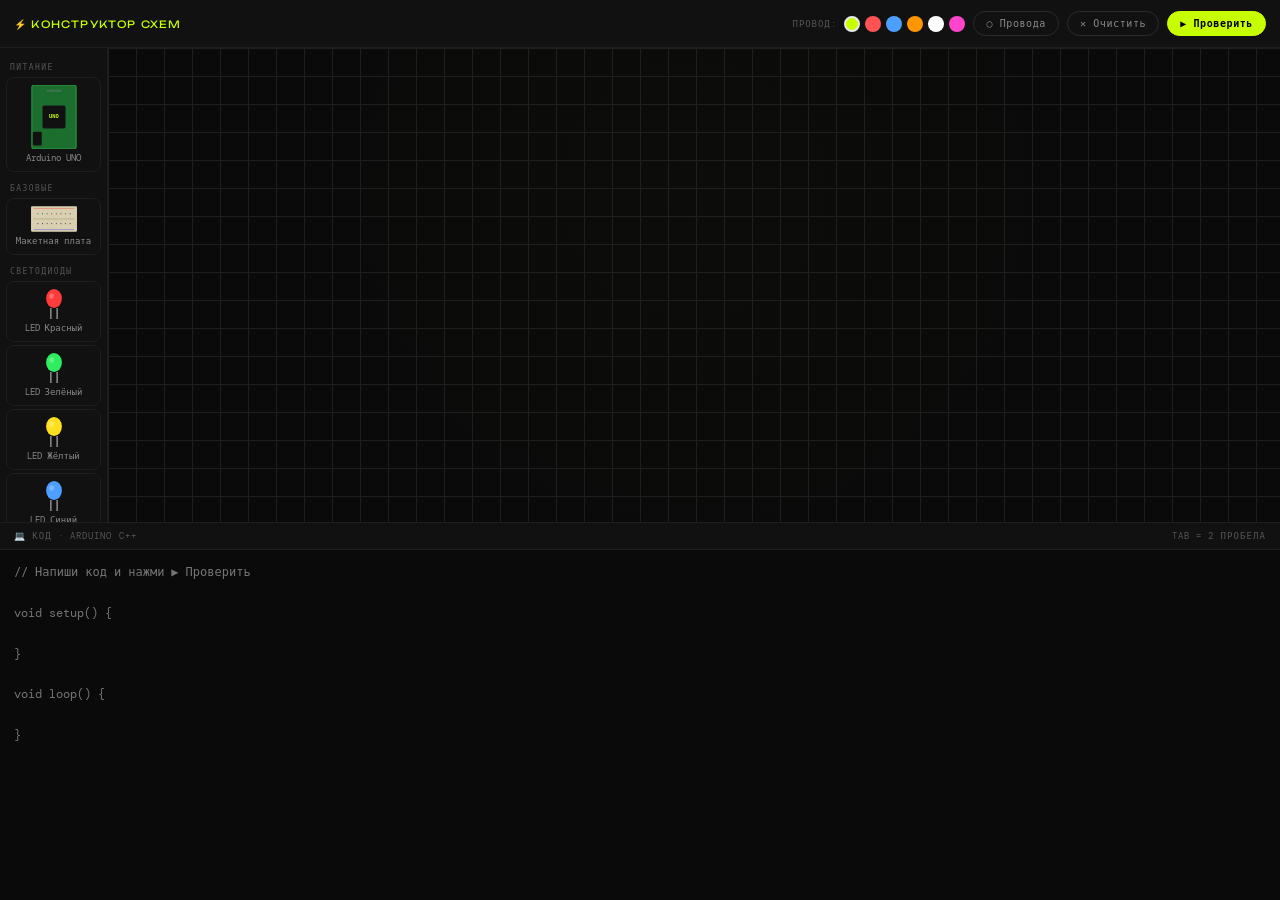
<file: sandbox.html>
<!DOCTYPE html>
<html lang="ru">
<head>
<meta charset="UTF-8">
<meta name="viewport" content="width=device-width,initial-scale=1,maximum-scale=1">
<title>Конструктор схем · Arduino Learn</title>
<link rel="preconnect" href="https://fonts.googleapis.com">
<link href="https://fonts.googleapis.com/css2?family=DM+Mono:ital,wght@0,300;0,400&family=Unbounded:wght@700&display=swap" rel="stylesheet">
<style>
:root{
  --bg:#0a0a0a;--bg2:#111;--bg3:#161616;
  --border:#1e1e1e;--border2:#2a2a2a;
  --text:#e8e8e8;--muted:#555;--muted2:#888;
  --accent:#c8ff00;--accent-d:rgba(200,255,0,.08);
  --font-head:'Unbounded',sans-serif;
  --font-mono:'DM Mono',monospace;
  --red:#ff5252;--blue:#4d9fff;--orange:#ff9500;
  --green:#30d060;--white:#e8e8e8;--magenta:#ff44cc;
}
*{box-sizing:border-box;margin:0;padding:0}
html,body{height:100%;background:var(--bg);color:var(--text);font-family:var(--font-mono);font-size:13px;overflow:hidden}

/* ── Layout ──────────────────────────────────── */
#sandbox{display:flex;flex-direction:column;height:100vh}

/* ── Header ──────────────────────────────────── */
.sb-hdr{
  display:flex;align-items:center;gap:8px;padding:9px 14px;
  border-bottom:1px solid var(--border);background:var(--bg2);
  flex-shrink:0;flex-wrap:wrap;min-height:48px;
}
.sb-title{
  font-family:var(--font-head);font-size:10px;letter-spacing:.12em;
  text-transform:uppercase;color:var(--accent);flex:1;white-space:nowrap;
}
.hdr-btn{
  padding:5px 12px;border:1px solid var(--border2);background:none;
  color:var(--muted2);border-radius:20px;font-size:10px;cursor:pointer;
  font-family:var(--font-mono);letter-spacing:.06em;transition:all .18s;
  white-space:nowrap;
}
.hdr-btn:hover{border-color:var(--border2);color:var(--text)}
.hdr-btn.active{border-color:var(--accent);color:var(--accent);background:var(--accent-d)}
.hdr-btn.danger:hover{border-color:var(--red);color:var(--red)}
.hdr-btn.primary{border-color:var(--accent);color:#000;background:var(--accent);font-weight:bold}
.hdr-btn.primary:hover{background:#d6ff1a}
.hdr-btn:disabled{opacity:.45;pointer-events:none}

/* Wire color swatches */
.wire-swatch{
  width:16px;height:16px;border-radius:50%;cursor:pointer;
  border:2px solid transparent;transition:border-color .15s;flex-shrink:0;
}
.wire-swatch.sel{border-color:var(--text)}
.wire-label{font-size:9px;letter-spacing:.1em;text-transform:uppercase;color:var(--muted)}

/* ── Main body ───────────────────────────────── */
.sb-main{display:flex;flex:1;overflow:hidden}

/* ── Palette ─────────────────────────────────── */
.sb-palette{
  width:108px;flex-shrink:0;border-right:1px solid var(--border);
  background:var(--bg2);overflow-y:auto;padding:6px;
  display:flex;flex-direction:column;gap:3px;scrollbar-width:none;
}
.sb-palette::-webkit-scrollbar{display:none}
.pal-sec{font-size:8px;letter-spacing:.18em;text-transform:uppercase;color:var(--muted);padding:8px 4px 2px}
.pal-item{
  display:flex;flex-direction:column;align-items:center;gap:3px;
  padding:7px 4px;border:1px solid var(--border);border-radius:8px;
  cursor:pointer;transition:all .18s;text-align:center;
  font-size:9px;color:var(--muted2);user-select:none;-webkit-user-select:none;
}
.pal-item:hover{border-color:var(--border2);background:var(--bg3);color:var(--text)}
.pal-item:active{transform:scale(.95)}

/* ── Canvas ──────────────────────────────────── */
.sb-canvas{
  flex:1;position:relative;overflow:hidden;
  background-image:
    radial-gradient(circle at 50% 30%,rgba(200,255,0,.012) 0%,transparent 60%),
    linear-gradient(var(--border) 1px,transparent 1px),
    linear-gradient(90deg,var(--border) 1px,transparent 1px);
  background-size:auto,28px 28px,28px 28px;
  cursor:default;
}
.sb-canvas.wire-mode{cursor:crosshair}
#circuit-svg{width:100%;height:100%;overflow:visible}

/* ── SVG component styles ────────────────────── */
.comp-g{cursor:move;user-select:none;-webkit-user-select:none}
.comp-g.wire-mode{cursor:default}
.comp-sel-ring{fill:none;stroke:var(--accent);stroke-width:1.5;stroke-dasharray:4 3;opacity:0;pointer-events:none}
.comp-g.selected .comp-sel-ring{opacity:.7}

.pin-hit{fill:transparent;stroke:transparent;cursor:pointer;r:7}
.pin-dot{pointer-events:none;r:3.5;fill:var(--border2);stroke:var(--muted);stroke-width:1;transition:all .12s}
.pin-ring{pointer-events:none;r:7;fill:none;stroke:transparent;stroke-width:1.5;transition:all .12s}
.comp-g .pin-hit:hover ~ .pin-ring,
.pin-hit:focus ~ .pin-ring{stroke:var(--accent);stroke-opacity:.5}
.pin-dot.hi{fill:var(--accent);stroke:var(--accent);r:4}
.pin-ring.hi{stroke:rgba(200,255,0,.4);stroke-width:7}

.del-btn{cursor:pointer;opacity:0;transition:opacity .15s}
.comp-g:hover .del-btn{opacity:1}

.wire-path{stroke-width:1.8;fill:none;stroke-linecap:round;cursor:pointer;transition:stroke-width .1s,opacity .1s}
.wire-path:hover{stroke-width:3;opacity:1!important}
.wire-preview{fill:none;stroke-linecap:round;stroke-dasharray:6 4;pointer-events:none;opacity:.55}

/* ── Task banner ─────────────────────────────── */
.sb-task{
  padding:8px 14px;
  background:rgba(200,255,0,.05);
  border-bottom:1px solid rgba(200,255,0,.12);
  display:flex;align-items:flex-start;gap:10px;
  font-size:11px;line-height:1.55;flex-shrink:0;
}
.sb-task-icon{
  width:22px;height:22px;border-radius:6px;
  background:rgba(200,255,0,.12);border:1px solid rgba(200,255,0,.2);
  display:flex;align-items:center;justify-content:center;
  font-size:11px;font-weight:bold;color:#c8ff00;flex-shrink:0;margin-top:1px;
}
.sb-task-label{font-size:8.5px;letter-spacing:.14em;text-transform:uppercase;color:rgba(200,255,0,.5);margin-bottom:2px;}
.sb-task-text{color:#c0c0c0;}
.sb-task-text strong{color:#e8e8e8;}
.sb-task-close{
  margin-left:auto;background:none;border:none;color:var(--muted);
  font-size:14px;cursor:pointer;padding:0 2px;line-height:1;flex-shrink:0;
  transition:color .15s;
}
.sb-task-close:hover{color:var(--text)}
.sb-code{
  height:42%;border-top:1px solid var(--border);
  background:var(--bg2);display:flex;flex-direction:column;flex-shrink:0;
}
.code-hdr{
  display:flex;align-items:center;justify-content:space-between;
  padding:7px 14px;border-bottom:1px solid var(--border);
  font-size:9px;letter-spacing:.12em;text-transform:uppercase;
  color:var(--muted);flex-shrink:0;gap:8px;flex-wrap:wrap;
}
.code-hdr-r{display:flex;align-items:center;gap:8px}
#code-editor{
  flex:1;background:var(--bg);color:#c9d1d9;border:none;outline:none;
  font-family:var(--font-mono);font-size:12px;line-height:1.7;
  padding:12px 14px;resize:none;tab-size:2;overflow-y:auto;
}
#code-editor::-webkit-scrollbar{width:3px}
#code-editor::-webkit-scrollbar-thumb{background:var(--border2)}
#check-result{
  padding:10px 14px;font-size:12px;line-height:1.65;
  border-top:1px solid var(--border);color:var(--text);
  max-height:130px;overflow-y:auto;background:var(--bg3);display:none;
}
#check-result.loading{color:var(--muted2)}
#check-result.ok{border-left:3px solid var(--accent);padding-left:11px}
#check-result.warn{border-left:3px solid var(--orange);padding-left:11px}
#check-result.err{border-left:3px solid var(--red);padding-left:11px}
</style>
</head>
<body>
<div id="sandbox">

  <!-- Header -->
  <div class="sb-hdr">
    <span class="sb-title">⚡ Конструктор схем</span>

    <!-- Wire color row -->
    <span class="wire-label">Провод:</span>
    <div id="color-swatches" style="display:flex;gap:5px;align-items:center"></div>

    <button class="hdr-btn" id="wire-btn" onclick="toggleWireMode()">○ Провода</button>
    <button class="hdr-btn danger" onclick="clearAll()">✕ Очистить</button>
    <button class="hdr-btn primary" id="check-btn" onclick="checkCode()">▶ Проверить</button>
  </div>

  <!-- Task banner (shown when task param is present) -->
  <div class="sb-task" id="task-banner" style="display:none">
    <div class="sb-task-icon">!</div>
    <div style="flex:1">
      <div class="sb-task-label">Задание</div>
      <div class="sb-task-text" id="task-text"></div>
    </div>
    <button class="sb-task-close" onclick="document.getElementById('task-banner').style.display='none'" title="Скрыть">×</button>
  </div>

  <!-- Main -->
  <div class="sb-main">

    <!-- Palette -->
    <div class="sb-palette">
      <div class="pal-sec">Питание</div>
      <div class="pal-item" onclick="addComp('arduino')">
        <svg width="46" height="64" viewBox="0 0 90 130">
          <rect width="90" height="130" rx="4" fill="#1b6e2e" stroke="#2d9e45" stroke-width="2"/>
          <rect x="22" y="42" width="46" height="46" rx="3" fill="#111" stroke="#222"/>
          <text x="45" y="14" font-size="7" fill="#777" text-anchor="middle" font-family="monospace">ARDUINO</text>
          <text x="45" y="68" font-size="11" fill="#c8ff00" text-anchor="middle" font-family="monospace" font-weight="bold">UNO</text>
          <rect x="2" y="95" width="18" height="28" rx="2" fill="#111"/>
        </svg>
        Arduino UNO
      </div>

      <div class="pal-sec">Базовые</div>
      <div class="pal-item" onclick="addComp('breadboard')">
        <svg width="46" height="26" viewBox="0 0 200 110">
          <rect width="200" height="110" rx="5" fill="#d8d0b0" stroke="#b8b090"/>
          <line x1="12" y1="9" x2="188" y2="9" stroke="rgba(255,40,40,.5)" stroke-width="3"/>
          <line x1="12" y1="101" x2="188" y2="101" stroke="rgba(40,40,255,.5)" stroke-width="3"/>
          <rect x="10" y="52" width="180" height="6" fill="#c4bc98"/>
          <circle cx="30" cy="32" r="2.5" fill="#444"/>
          <circle cx="50" cy="32" r="2.5" fill="#444"/>
          <circle cx="70" cy="32" r="2.5" fill="#444"/>
          <circle cx="90" cy="32" r="2.5" fill="#444"/>
          <circle cx="110" cy="32" r="2.5" fill="#444"/>
          <circle cx="130" cy="32" r="2.5" fill="#444"/>
          <circle cx="150" cy="32" r="2.5" fill="#444"/>
          <circle cx="170" cy="32" r="2.5" fill="#444"/>
          <circle cx="30" cy="75" r="2.5" fill="#444"/>
          <circle cx="50" cy="75" r="2.5" fill="#444"/>
          <circle cx="70" cy="75" r="2.5" fill="#444"/>
          <circle cx="90" cy="75" r="2.5" fill="#444"/>
          <circle cx="110" cy="75" r="2.5" fill="#444"/>
          <circle cx="130" cy="75" r="2.5" fill="#444"/>
          <circle cx="150" cy="75" r="2.5" fill="#444"/>
          <circle cx="170" cy="75" r="2.5" fill="#444"/>
        </svg>
        Макетная плата
      </div>

      <div class="pal-sec">Светодиоды</div>
      <div class="pal-item" onclick="addComp('led','red')">
        <svg width="20" height="30" viewBox="0 0 24 38"><ellipse cx="12" cy="12" rx="10" ry="12" fill="#ff3a3a"/><ellipse cx="9" cy="9" rx="3" ry="3.5" fill="rgba(255,255,255,.25)"/><line x1="8" y1="24" x2="8" y2="38" stroke="#888" stroke-width="2"/><line x1="16" y1="24" x2="16" y2="38" stroke="#888" stroke-width="2"/></svg>
        LED Красный
      </div>
      <div class="pal-item" onclick="addComp('led','green')">
        <svg width="20" height="30" viewBox="0 0 24 38"><ellipse cx="12" cy="12" rx="10" ry="12" fill="#2eee60"/><ellipse cx="9" cy="9" rx="3" ry="3.5" fill="rgba(255,255,255,.25)"/><line x1="8" y1="24" x2="8" y2="38" stroke="#888" stroke-width="2"/><line x1="16" y1="24" x2="16" y2="38" stroke="#888" stroke-width="2"/></svg>
        LED Зелёный
      </div>
      <div class="pal-item" onclick="addComp('led','yellow')">
        <svg width="20" height="30" viewBox="0 0 24 38"><ellipse cx="12" cy="12" rx="10" ry="12" fill="#ffe020"/><ellipse cx="9" cy="9" rx="3" ry="3.5" fill="rgba(255,255,255,.25)"/><line x1="8" y1="24" x2="8" y2="38" stroke="#888" stroke-width="2"/><line x1="16" y1="24" x2="16" y2="38" stroke="#888" stroke-width="2"/></svg>
        LED Жёлтый
      </div>
      <div class="pal-item" onclick="addComp('led','blue')">
        <svg width="20" height="30" viewBox="0 0 24 38"><ellipse cx="12" cy="12" rx="10" ry="12" fill="#4d9fff"/><ellipse cx="9" cy="9" rx="3" ry="3.5" fill="rgba(255,255,255,.25)"/><line x1="8" y1="24" x2="8" y2="38" stroke="#888" stroke-width="2"/><line x1="16" y1="24" x2="16" y2="38" stroke="#888" stroke-width="2"/></svg>
        LED Синий
      </div>

      <div class="pal-sec">Компоненты</div>
      <div class="pal-item" onclick="addComp('r220')">
        <svg width="46" height="14" viewBox="0 0 60 16">
          <line x1="0" y1="8" x2="12" y2="8" stroke="#888" stroke-width="2"/>
          <rect x="12" y="2" width="36" height="12" rx="4" fill="#d4a26a" stroke="#b8883a"/>
          <rect x="17" y="2" width="3.5" height="12" fill="#c00" rx=".5"/>
          <rect x="22.5" y="2" width="3.5" height="12" fill="#c00" rx=".5"/>
          <rect x="28" y="2" width="3.5" height="12" fill="#5a3200" rx=".5"/>
          <rect x="39" y="2" width="3" height="12" fill="#d4aa00" rx=".5"/>
          <line x1="48" y1="8" x2="60" y2="8" stroke="#888" stroke-width="2"/>
        </svg>
        Резистор 220Ω
      </div>
      <div class="pal-item" onclick="addComp('r10k')">
        <svg width="46" height="14" viewBox="0 0 60 16">
          <line x1="0" y1="8" x2="12" y2="8" stroke="#888" stroke-width="2"/>
          <rect x="12" y="2" width="36" height="12" rx="4" fill="#d4a26a" stroke="#b8883a"/>
          <rect x="17" y="2" width="3.5" height="12" fill="#c4a000" rx=".5"/>
          <rect x="22.5" y="2" width="3.5" height="12" fill="#111" rx=".5"/>
          <rect x="28" y="2" width="3.5" height="12" fill="#c4a000" rx=".5"/>
          <rect x="39" y="2" width="3" height="12" fill="#d4aa00" rx=".5"/>
          <line x1="48" y1="8" x2="60" y2="8" stroke="#888" stroke-width="2"/>
        </svg>
        Резистор 10кΩ
      </div>
      <div class="pal-item" onclick="addComp('buzzer')">
        <svg width="28" height="28" viewBox="0 0 36 38">
          <ellipse cx="18" cy="18" rx="16" ry="16" fill="#111" stroke="#333" stroke-width="1.5"/>
          <ellipse cx="18" cy="18" rx="11" ry="11" fill="#1a1a1a" stroke="#444"/>
          <ellipse cx="18" cy="18" rx="5" ry="5" fill="#222" stroke="#555"/>
          <ellipse cx="18" cy="18" rx="2" ry="2" fill="#3a3a3a"/>
          <line x1="11" y1="34" x2="11" y2="38" stroke="#888" stroke-width="2"/>
          <line x1="25" y1="34" x2="25" y2="38" stroke="#888" stroke-width="2"/>
        </svg>
        Пьезопищалка
      </div>
      <div class="pal-item" onclick="addComp('button')">
        <svg width="28" height="28" viewBox="0 0 32 32">
          <rect x="4" y="4" width="24" height="24" rx="3" fill="#1a1a1a" stroke="#3a3a3a" stroke-width="1.5"/>
          <circle cx="16" cy="16" r="8" fill="#2a2a2a" stroke="#4a4a4a" stroke-width="1.5"/>
          <circle cx="16" cy="16" r="4" fill="#3a3a3a"/>
        </svg>
        Кнопка
      </div>
      <div class="pal-item" onclick="addComp('potmeter')">
        <svg width="28" height="32" viewBox="0 0 36 42">
          <rect x="2" y="8" width="32" height="24" rx="3" fill="#1a1a1a" stroke="#333" stroke-width="1.5"/>
          <circle cx="18" cy="20" r="10" fill="#222" stroke="#444" stroke-width="1.5"/>
          <circle cx="18" cy="20" r="5" fill="#2a2a2a"/>
          <line x1="18" y1="11" x2="18" y2="17" stroke="#c8ff00" stroke-width="2.5" stroke-linecap="round"/>
          <line x1="2" y1="30" x2="2" y2="40" stroke="#888" stroke-width="1.5"/>
          <line x1="18" y1="32" x2="18" y2="42" stroke="#888" stroke-width="1.5"/>
          <line x1="34" y1="30" x2="34" y2="40" stroke="#888" stroke-width="1.5"/>
        </svg>
        Потенциометр
      </div>
      <div class="pal-item" onclick="addComp('photoresistor')">
        <svg width="36" height="18" viewBox="0 0 60 22">
          <line x1="0" y1="11" x2="10" y2="11" stroke="#888" stroke-width="2"/>
          <rect x="10" y="3" width="40" height="16" rx="4" fill="#d4a26a" stroke="#b8883a"/>
          <text x="30" y="14" font-size="8" fill="#444" text-anchor="middle" font-family="monospace" font-weight="bold">LDR</text>
          <path d="M12 0 L18 6" stroke="#ffee00" stroke-width="1.5" stroke-linecap="round"/>
          <path d="M20 0 L26 6" stroke="#ffee00" stroke-width="1.5" stroke-linecap="round"/>
          <line x1="50" y1="11" x2="60" y2="11" stroke="#888" stroke-width="2"/>
        </svg>
        Фоторезистор
      </div>
      <div class="pal-item" onclick="addComp('dht11')">
        <svg width="30" height="32" viewBox="0 0 40 44">
          <rect x="0" y="0" width="40" height="36" rx="4" fill="#1650c8" stroke="#2060e8" stroke-width="1.5"/>
          <rect x="4" y="4" width="32" height="28" rx="2" fill="#1040a0" stroke="none"/>
          <text x="20" y="22" font-size="8" fill="#88aaff" text-anchor="middle" font-family="monospace" font-weight="bold">DHT11</text>
          <line x1="8"  y1="36" x2="8"  y2="44" stroke="#888" stroke-width="2"/>
          <line x1="20" y1="36" x2="20" y2="44" stroke="#888" stroke-width="2"/>
          <line x1="32" y1="36" x2="32" y2="44" stroke="#888" stroke-width="2"/>
        </svg>
        Датчик DHT11
      </div>
    </div>

    <!-- Canvas -->
    <div class="sb-canvas" id="canvas-wrap">
      <svg id="circuit-svg">
        <g id="wires-layer"></g>
        <g id="preview-layer"></g>
        <g id="comps-layer"></g>
      </svg>
    </div>
  </div>

  <!-- Code section -->
  <div class="sb-code">
    <div class="code-hdr">
      <span>💻 Код · Arduino C++</span>
      <div class="code-hdr-r">
        <span style="color:var(--muted);font-size:9px">Tab = 2 пробела</span>
      </div>
    </div>
    <textarea id="code-editor" spellcheck="false" placeholder="// Напиши код и нажми ▶ Проверить

void setup() {
  
}

void loop() {
  
}"></textarea>
    <div id="check-result"></div>
  </div>
</div>

<script>
// ══════════════════════════════════════════════
//  COMPONENT DEFINITIONS
// ══════════════════════════════════════════════
const DEFS = {
  arduino:{
    label:'Arduino UNO', w:90, h:130,
    pins:[
      {id:'5V',   x:0,  y:25,  lbl:'5V',   grp:'power'},
      {id:'3V3',  x:0,  y:37,  lbl:'3.3V', grp:'power'},
      {id:'GND1', x:0,  y:49,  lbl:'GND',  grp:'gnd'},
      {id:'GND2', x:0,  y:61,  lbl:'GND',  grp:'gnd'},
      {id:'A0',   x:0,  y:73,  lbl:'A0',   grp:'analog'},
      {id:'A1',   x:0,  y:85,  lbl:'A1',   grp:'analog'},
      {id:'A2',   x:0,  y:97,  lbl:'A2',   grp:'analog'},
      {id:'A3',   x:0,  y:109, lbl:'A3',   grp:'analog'},
      {id:'D13',  x:90, y:25,  lbl:'D13',  grp:'digital'},
      {id:'D12',  x:90, y:37,  lbl:'D12',  grp:'digital'},
      {id:'D11',  x:90, y:49,  lbl:'D11~', grp:'pwm'},
      {id:'D10',  x:90, y:61,  lbl:'D10~', grp:'pwm'},
      {id:'D9',   x:90, y:73,  lbl:'D9~',  grp:'pwm'},
      {id:'D8',   x:90, y:85,  lbl:'D8',   grp:'digital'},
      {id:'D7',   x:90, y:97,  lbl:'D7',   grp:'digital'},
      {id:'D6',   x:90, y:109, lbl:'D6~',  grp:'pwm'},
    ],
    body:(c)=>`
      <rect width="90" height="130" rx="5" fill="#1b6e2e" stroke="#2d9e45" stroke-width="1.5"/>
      <rect x="4" y="4" width="82" height="122" rx="3" fill="none" stroke="rgba(255,255,255,.05)" stroke-width="1"/>
      <rect x="2" y="97" width="18" height="27" rx="2" fill="#111"/>
      <rect x="5" y="100" width="12" height="19" rx="1" fill="#1a1a1a" stroke="#2a2a2a"/>
      <rect x="24" y="44" width="42" height="42" rx="3" fill="#111" stroke="#1a1a1a"/>
      <text x="45" y="62" font-size="5" fill="#4a4a4a" text-anchor="middle" font-family="monospace">ATmega</text>
      <text x="45" y="70" font-size="4.5" fill="#4a4a4a" text-anchor="middle" font-family="monospace">328P-PU</text>
      <text x="45" y="14" font-size="6.5" fill="#5a5a5a" text-anchor="middle" font-family="monospace">ARDUINO</text>
      <text x="45" y="26" font-size="10" fill="#c8ff00" text-anchor="middle" font-family="monospace" font-weight="bold">UNO</text>
      <circle cx="76" cy="35" r="3.5" fill="#a00"/>
      <circle cx="76" cy="35" r="2" fill="#f00" opacity=".7"/>
      <text x="80" y="28" font-size="3.5" fill="#666" text-anchor="end" font-family="monospace">D13</text>
      <text x="80" y="40" font-size="3.5" fill="#666" text-anchor="end" font-family="monospace">D12</text>
      <text x="80" y="52" font-size="3.5" fill="#888" text-anchor="end" font-family="monospace">D11~</text>
      <text x="80" y="64" font-size="3.5" fill="#888" text-anchor="end" font-family="monospace">D10~</text>
      <text x="80" y="76" font-size="3.5" fill="#888" text-anchor="end" font-family="monospace">D9~</text>
      <text x="80" y="88" font-size="3.5" fill="#666" text-anchor="end" font-family="monospace">D8</text>
      <text x="80" y="100" font-size="3.5" fill="#666" text-anchor="end" font-family="monospace">D7</text>
      <text x="80" y="112" font-size="3.5" fill="#888" text-anchor="end" font-family="monospace">D6~</text>
      <text x="10" y="28" font-size="3.5" fill="#f66" text-anchor="start" font-family="monospace">5V</text>
      <text x="10" y="40" font-size="3.5" fill="#f96" text-anchor="start" font-family="monospace">3V3</text>
      <text x="10" y="52" font-size="3.5" fill="#66f" text-anchor="start" font-family="monospace">GND</text>
      <text x="10" y="64" font-size="3.5" fill="#66f" text-anchor="start" font-family="monospace">GND</text>
      <text x="10" y="76" font-size="3.5" fill="#888" text-anchor="start" font-family="monospace">A0</text>
      <text x="10" y="88" font-size="3.5" fill="#888" text-anchor="start" font-family="monospace">A1</text>
      <text x="10" y="100" font-size="3.5" fill="#888" text-anchor="start" font-family="monospace">A2</text>
      <text x="10" y="112" font-size="3.5" fill="#888" text-anchor="start" font-family="monospace">A3</text>
    `
  },
  breadboard:{
    label:'Макетная плата', w:220, h:130,
    pins:[
      {id:'VCC+', x:8,   y:9,   lbl:'+5V',  grp:'power'},
      {id:'GND-', x:8,   y:121, lbl:'GND',  grp:'gnd'},
    ],
    body:(c)=>{
      let holes='';
      for(let r=0;r<8;r++){
        const actualY=r<4?r:r+1;
        for(let col=0;col<28;col++){
          const hx=22+col*7; const hy=25+actualY*9;
          holes+=`<circle cx="${hx.toFixed(0)}" cy="${hy.toFixed(0)}" r="1.8" fill="#2a2a2a"/>`;
        }
      }
      return `
        <rect width="220" height="130" rx="5" fill="#ccc8aa" stroke="#a8a485" stroke-width="1.5"/>
        <rect x="0" y="0" width="220" height="18" rx="5" fill="#d8d4bc"/>
        <rect x="0" y="112" width="220" height="18" rx="5" fill="#d8d4bc"/>
        <line x1="10" y1="9" x2="210" y2="9" stroke="rgba(200,30,30,.4)" stroke-width="2.5" stroke-dasharray="4,3"/>
        <line x1="10" y1="121" x2="210" y2="121" stroke="rgba(30,30,200,.4)" stroke-width="2.5" stroke-dasharray="4,3"/>
        <text x="6" y="13" font-size="5.5" fill="#c00" font-family="monospace" font-weight="bold">+</text>
        <text x="6" y="125" font-size="5.5" fill="#00c" font-family="monospace" font-weight="bold">−</text>
        <rect x="10" y="62" width="200" height="6" rx="2" fill="#bab690"/>
        ${holes}
      `;
    }
  },
  led:{
    label:'Светодиод', w:24, h:40,
    pins:[
      {id:'anode',   x:8,  y:40, lbl:'+ Анод'},
      {id:'cathode', x:16, y:40, lbl:'− Катод'},
    ],
    body:(c)=>{
      const clr={red:'#ff3a3a',green:'#2eee60',yellow:'#ffe020',blue:'#4d9fff',white:'#dde8ff'}[c]||'#ff3a3a';
      return `
        <rect x="4" y="22" width="16" height="10" rx="2" fill="${clr}" opacity=".2"/>
        <ellipse cx="12" cy="13" rx="10" ry="12" fill="${clr}"/>
        <ellipse cx="9.5" cy="10" rx="3.5" ry="4" fill="rgba(255,255,255,.28)"/>
        <ellipse cx="12" cy="13" rx="10" ry="12" fill="none" stroke="${clr}" stroke-width="1" opacity=".5"/>
        <line x1="8" y1="25" x2="8" y2="40" stroke="#777" stroke-width="1.5"/>
        <line x1="16" y1="25" x2="16" y2="40" stroke="#777" stroke-width="1.5"/>
        <line x1="6" y1="27" x2="10" y2="27" stroke="#777" stroke-width="1.2"/>
        <line x1="14" y1="27" x2="18" y2="27" stroke="#777" stroke-width="1.2"/>
        <text x="7" y="37" font-size="4" fill="${clr}" text-anchor="middle" font-family="monospace" opacity=".8">+</text>
      `;
    }
  },
  r220:{
    label:'Резистор 220Ω', w:70, h:22,
    pins:[
      {id:'a', x:0,  y:11, lbl:'A'},
      {id:'b', x:70, y:11, lbl:'B'},
    ],
    body:()=>`
      <line x1="0" y1="11" x2="14" y2="11" stroke="#888" stroke-width="1.8"/>
      <line x1="56" y1="11" x2="70" y2="11" stroke="#888" stroke-width="1.8"/>
      <rect x="14" y="3" width="42" height="16" rx="5" fill="#d4a26a" stroke="#b8883a" stroke-width="1"/>
      <rect x="20" y="3" width="4" height="16" fill="#c00" rx=".5"/>
      <rect x="27" y="3" width="4" height="16" fill="#c00" rx=".5"/>
      <rect x="34" y="3" width="4" height="16" fill="#5a3200" rx=".5"/>
      <rect x="46" y="3" width="3" height="16" fill="#d4aa00" rx=".5"/>
      <text x="35" y="26" font-size="5" fill="#666" text-anchor="middle" font-family="monospace">220Ω</text>
    `
  },
  r10k:{
    label:'Резистор 10кΩ', w:70, h:22,
    pins:[
      {id:'a', x:0,  y:11, lbl:'A'},
      {id:'b', x:70, y:11, lbl:'B'},
    ],
    body:()=>`
      <line x1="0" y1="11" x2="14" y2="11" stroke="#888" stroke-width="1.8"/>
      <line x1="56" y1="11" x2="70" y2="11" stroke="#888" stroke-width="1.8"/>
      <rect x="14" y="3" width="42" height="16" rx="5" fill="#d4a26a" stroke="#b8883a" stroke-width="1"/>
      <rect x="20" y="3" width="4" height="16" fill="#c4a000" rx=".5"/>
      <rect x="27" y="3" width="4" height="16" fill="#111" rx=".5"/>
      <rect x="34" y="3" width="4" height="16" fill="#c4a000" rx=".5"/>
      <rect x="46" y="3" width="3" height="16" fill="#d4aa00" rx=".5"/>
      <text x="35" y="26" font-size="5" fill="#666" text-anchor="middle" font-family="monospace">10кΩ</text>
    `
  },
  buzzer:{
    label:'Пьезопищалка', w:36, h:40,
    pins:[
      {id:'vcc', x:10, y:40, lbl:'+'},
      {id:'gnd', x:26, y:40, lbl:'−'},
    ],
    body:()=>`
      <ellipse cx="18" cy="18" rx="16" ry="16" fill="#0f0f0f" stroke="#2a2a2a" stroke-width="1.5"/>
      <ellipse cx="18" cy="18" rx="11" ry="11" fill="#1a1a1a" stroke="#333"/>
      <ellipse cx="18" cy="18" rx="6" ry="6" fill="#222" stroke="#444"/>
      <ellipse cx="18" cy="18" rx="2" ry="2" fill="#3a3a3a"/>
      <line x1="10" y1="34" x2="10" y2="40" stroke="#888" stroke-width="1.8"/>
      <line x1="26" y1="34" x2="26" y2="40" stroke="#888" stroke-width="1.8"/>
      <text x="10" y="32" font-size="5" fill="#f55" text-anchor="middle" font-family="monospace">+</text>
      <text x="26" y="32" font-size="5" fill="#88f" text-anchor="middle" font-family="monospace">−</text>
    `
  },
  button:{
    label:'Кнопка', w:32, h:32,
    pins:[
      {id:'p1', x:0,  y:10, lbl:'1'},
      {id:'p2', x:32, y:10, lbl:'2'},
    ],
    body:()=>`
      <rect x="4" y="4" width="24" height="24" rx="3" fill="#1a1a1a" stroke="#333" stroke-width="1.5"/>
      <circle cx="16" cy="16" r="8" fill="#252525" stroke="#444" stroke-width="1.5"/>
      <circle cx="16" cy="16" r="4.5" fill="#333"/>
      <line x1="0" y1="10" x2="4" y2="10" stroke="#777" stroke-width="1.8"/>
      <line x1="0" y1="22" x2="4" y2="22" stroke="#777" stroke-width="1.8"/>
      <line x1="28" y1="10" x2="32" y2="10" stroke="#777" stroke-width="1.8"/>
      <line x1="28" y1="22" x2="32" y2="22" stroke="#777" stroke-width="1.8"/>
    `
  },
  potmeter:{
    label:'Потенциометр', w:36, h:44,
    pins:[
      {id:'vcc', x:0,  y:40, lbl:'VCC'},
      {id:'out', x:18, y:44, lbl:'OUT'},
      {id:'gnd', x:36, y:40, lbl:'GND'},
    ],
    body:()=>`
      <rect x="2" y="8" width="32" height="26" rx="3" fill="#1a1a1a" stroke="#2a2a2a" stroke-width="1.5"/>
      <circle cx="18" cy="21" r="11" fill="#222" stroke="#3a3a3a" stroke-width="1.5"/>
      <circle cx="18" cy="21" r="6" fill="#2a2a2a"/>
      <line x1="18" y1="11" x2="18" y2="17" stroke="#c8ff00" stroke-width="2.5" stroke-linecap="round"/>
      <line x1="2" y1="34" x2="2" y2="40" stroke="#888" stroke-width="1.8"/>
      <line x1="18" y1="34" x2="18" y2="44" stroke="#888" stroke-width="1.8"/>
      <line x1="34" y1="34" x2="34" y2="40" stroke="#888" stroke-width="1.8"/>
      <text x="2" y="44" font-size="4" fill="#f55" text-anchor="middle" font-family="monospace">+</text>
      <text x="34" y="44" font-size="4" fill="#66f" text-anchor="end" font-family="monospace">G</text>
    `
  },
  photoresistor:{
    label:'Фоторезистор', w:60, h:22,
    pins:[
      {id:'a', x:0,  y:11, lbl:'A'},
      {id:'b', x:60, y:11, lbl:'B'},
    ],
    body:()=>`
      <line x1="0" y1="11" x2="10" y2="11" stroke="#888" stroke-width="1.8"/>
      <line x1="50" y1="11" x2="60" y2="11" stroke="#888" stroke-width="1.8"/>
      <rect x="10" y="3" width="40" height="16" rx="5" fill="#d4a26a" stroke="#b8883a"/>
      <text x="30" y="14" font-size="6.5" fill="#3a3a3a" text-anchor="middle" font-family="monospace" font-weight="bold">LDR</text>
      <path d="M9 -3 L15 3" stroke="#ffdd00" stroke-width="1.5" stroke-linecap="round"/>
      <path d="M17 -3 L23 3" stroke="#ffdd00" stroke-width="1.5" stroke-linecap="round"/>
    `
  },
  dht11:{
    label:'Датчик DHT11', w:40, h:44,
    pins:[
      {id:'vcc',  x:8,  y:44, lbl:'VCC'},
      {id:'data', x:20, y:44, lbl:'DATA'},
      {id:'gnd',  x:32, y:44, lbl:'GND'},
    ],
    body:()=>`
      <rect x="0" y="0" width="40" height="36" rx="4" fill="#1650c8" stroke="#2060e8" stroke-width="1.5"/>
      <rect x="4" y="4" width="32" height="28" rx="2" fill="#1040a0"/>
      <text x="20" y="20" font-size="6" fill="#6080d0" text-anchor="middle" font-family="monospace">DHT</text>
      <text x="20" y="30" font-size="7" fill="#88aaff" text-anchor="middle" font-family="monospace" font-weight="bold">11</text>
      <rect x="3" y="34" width="34" height="4" fill="#0c3090"/>
      <line x1="8"  y1="36" x2="8"  y2="44" stroke="#888" stroke-width="1.8"/>
      <line x1="20" y1="36" x2="20" y2="44" stroke="#888" stroke-width="1.8"/>
      <line x1="32" y1="36" x2="32" y2="44" stroke="#888" stroke-width="1.8"/>
    `
  }
};

// ══════════════════════════════════════════════
//  STATE
// ══════════════════════════════════════════════
const state = {
  comps: new Map(),
  wires: [],
  wireMode: false,
  selPin: null,      // {cid, pid}
  selComp: null,
  dragging: null,    // {cid, ox, oy}
  color: '#c8ff00',
  nextId: 1
};

const WIRE_COLORS = [
  {c:'#c8ff00',n:'Зел'},
  {c:'#ff5252',n:'Кра'},
  {c:'#4d9fff',n:'Син'},
  {c:'#ff9500',n:'Ора'},
  {c:'#ffffff',n:'Бел'},
  {c:'#ff44cc',n:'Роз'},
];

// ══════════════════════════════════════════════
//  INIT
// ══════════════════════════════════════════════
const svg = document.getElementById('circuit-svg');
const wiresLayer = document.getElementById('wires-layer');
const compsLayer = document.getElementById('comps-layer');
const previewLayer = document.getElementById('preview-layer');

// Build color swatches
const swatchRow = document.getElementById('color-swatches');
WIRE_COLORS.forEach(({c,n},i)=>{
  const d=document.createElement('div');
  d.className='wire-swatch'+(i===0?' sel':'');
  d.style.background=c;
  d.title=n;
  d.onclick=()=>{
    state.color=c;
    swatchRow.querySelectorAll('.wire-swatch').forEach(s=>s.classList.remove('sel'));
    d.classList.add('sel');
  };
  swatchRow.appendChild(d);
});

// Tab key support in code editor
document.getElementById('code-editor').addEventListener('keydown',e=>{
  if(e.key==='Tab'){
    e.preventDefault();
    const ta=e.target;
    const s=ta.selectionStart,en=ta.selectionEnd;
    ta.value=ta.value.substring(0,s)+'  '+ta.value.substring(en);
    ta.selectionStart=ta.selectionEnd=s+2;
  }
});

// ══════════════════════════════════════════════
//  COORDINATE HELPERS
// ══════════════════════════════════════════════
function svgPt(e){
  const r=svg.getBoundingClientRect();
  const cx=e.touches?e.touches[0].clientX:e.clientX;
  const cy=e.touches?e.touches[0].clientY:e.clientY;
  return {x:cx-r.left, y:cy-r.top};
}

function pinWorld(cid,pid){
  const c=state.comps.get(cid);
  const pin=DEFS[c.type].pins.find(p=>p.id===pid);
  return {x:c.x+pin.x, y:c.y+pin.y};
}

// ══════════════════════════════════════════════
//  RENDER COMPONENT
// ══════════════════════════════════════════════
function renderComp(c){
  let el=document.getElementById('c_'+c.id);
  if(!el){
    el=document.createElementNS('http://www.w3.org/2000/svg','g');
    el.id='c_'+c.id;
    el.classList.add('comp-g');
    el.setAttribute('data-cid',c.id);
    compsLayer.appendChild(el);
  }
  const def=DEFS[c.type];
  el.setAttribute('transform',`translate(${c.x},${c.y})`);
  if(state.wireMode) el.classList.add('wire-mode');
  else el.classList.remove('wire-mode');

  const bodyHtml=typeof def.body==='function'?def.body(c.color||'red'):'';
  const pinsHtml=def.pins.map(p=>`
    <g class="pin-group" data-cid="${c.id}" data-pid="${p.id}">
      <circle class="pin-hit" cx="${p.x}" cy="${p.y}" r="7" data-cid="${c.id}" data-pid="${p.id}"/>
      <circle class="pin-dot" id="pd_${c.id}_${p.id}" cx="${p.x}" cy="${p.y}" r="3.5"/>
      <circle class="pin-ring" id="pr_${c.id}_${p.id}" cx="${p.x}" cy="${p.y}" r="7"/>
    </g>
  `).join('');

  // Delete button (×)
  const delHtml=`<g class="del-btn" onclick="deleteComp('${c.id}')">
    <circle cx="${def.w+8}" cy="-8" r="7" fill="#1a1a1a" stroke="#333"/>
    <text x="${def.w+8}" y="-5" font-size="10" fill="#888" text-anchor="middle" font-family="sans-serif">×</text>
  </g>`;

  // Selection ring
  const selHtml=`<rect class="comp-sel-ring" x="-4" y="-4" width="${def.w+8}" height="${def.h+8}" rx="6" id="sr_${c.id}"/>`;

  el.innerHTML=bodyHtml+pinsHtml+delHtml+selHtml;
  if(state.selComp===c.id) el.classList.add('selected');
  else el.classList.remove('selected');
}

// ══════════════════════════════════════════════
//  RENDER WIRE
// ══════════════════════════════════════════════
function wirePath(x1,y1,x2,y2){
  const mx=(x1+x2)/2;
  const my=(y1+y2)/2;
  // Smooth bezier route
  const dx=Math.abs(x2-x1),dy=Math.abs(y2-y1);
  if(dx>dy*1.5) return `M${x1},${y1} C${mx},${y1} ${mx},${y2} ${x2},${y2}`;
  if(dy>dx*1.5) return `M${x1},${y1} C${x1},${my} ${x2},${my} ${x2},${y2}`;
  return `M${x1},${y1} C${mx},${y1} ${x2},${my} ${x2},${y2}`;
}

function renderWire(w){
  let el=document.getElementById('w_'+w.id);
  if(!el){
    el=document.createElementNS('http://www.w3.org/2000/svg','path');
    el.id='w_'+w.id;
    el.classList.add('wire-path');
    el.setAttribute('data-wid',w.id);
    wiresLayer.appendChild(el);
  }
  const a=pinWorld(w.from.cid,w.from.pid);
  const b=pinWorld(w.to.cid,w.to.pid);
  el.setAttribute('d',wirePath(a.x,a.y,b.x,b.y));
  el.style.stroke=w.color||'#c8ff00';
  el.style.opacity='.75';
}

function rerenderAll(){
  state.comps.forEach(c=>renderComp(c));
  state.wires.forEach(w=>renderWire(w));
}

// ══════════════════════════════════════════════
//  ADD COMPONENT
// ══════════════════════════════════════════════
function addComp(type,color){
  if(!DEFS[type]) return;
  const id=state.nextId++;
  const cx=svg.getBoundingClientRect();
  // Offset each new component so they don't stack
  const off=(state.comps.size%5)*30;
  const c={
    id,type,color,
    x: Math.max(20, cx.width/2-50+off),
    y: Math.max(20, cx.height/2-65+off),
  };
  state.comps.set(id,c);
  renderComp(c);
}

// ══════════════════════════════════════════════
//  DELETE COMPONENT
// ══════════════════════════════════════════════
function deleteComp(id){
  id=parseInt(id);
  const el=document.getElementById('c_'+id);
  if(el) el.remove();
  // Remove connected wires
  state.wires=state.wires.filter(w=>{
    if(w.from.cid===id||w.to.cid===id){
      const el=document.getElementById('w_'+w.id);
      if(el) el.remove();
      return false;
    }
    return true;
  });
  state.comps.delete(id);
  if(state.selComp===id) state.selComp=null;
  if(state.selPin?.cid===id) clearPinSel();
}

// ══════════════════════════════════════════════
//  WIRE MODE
// ══════════════════════════════════════════════
function toggleWireMode(){
  state.wireMode=!state.wireMode;
  const btn=document.getElementById('wire-btn');
  btn.classList.toggle('active',state.wireMode);
  btn.textContent=state.wireMode?'● Провода':'○ Провода';
  document.getElementById('canvas-wrap').classList.toggle('wire-mode',state.wireMode);
  compsLayer.querySelectorAll('.comp-g').forEach(g=>
    g.classList.toggle('wire-mode',state.wireMode)
  );
  if(!state.wireMode) clearPinSel();
}

function clearPinSel(){
  if(state.selPin){
    const {cid,pid}=state.selPin;
    const pd=document.getElementById(`pd_${cid}_${pid}`);
    const pr=document.getElementById(`pr_${cid}_${pid}`);
    if(pd) pd.classList.remove('hi');
    if(pr) pr.classList.remove('hi');
  }
  state.selPin=null;
  previewLayer.innerHTML='';
}

// ══════════════════════════════════════════════
//  EVENTS
// ══════════════════════════════════════════════
// Wire preview line tracking
svg.addEventListener('pointermove',e=>{
  if(!state.selPin) return;
  const pt=svgPt(e);
  const a=pinWorld(state.selPin.cid,state.selPin.pid);
  previewLayer.innerHTML=`<path class="wire-preview" stroke="${state.color}" d="${wirePath(a.x,a.y,pt.x,pt.y)}"/>`;
});

svg.addEventListener('pointerdown',e=>{
  const pinHit=e.target.closest('[data-pid]');
  const compG=e.target.closest('[data-cid]');
  const wireEl=e.target.closest('[data-wid]');

  // Delete wire on click
  if(wireEl && !state.wireMode && !pinHit){
    const wid=parseInt(wireEl.getAttribute('data-wid'));
    wireEl.remove();
    state.wires=state.wires.filter(w=>w.id!==wid);
    e.stopPropagation(); return;
  }

  if(state.wireMode && pinHit){
    e.stopPropagation();
    const cid=parseInt(pinHit.getAttribute('data-cid'));
    const pid=pinHit.getAttribute('data-pid');
    if(!state.selPin){
      // First pin
      state.selPin={cid,pid};
      const pd=document.getElementById(`pd_${cid}_${pid}`);
      const pr=document.getElementById(`pr_${cid}_${pid}`);
      if(pd) pd.classList.add('hi');
      if(pr) pr.classList.add('hi');
    } else {
      // Second pin — create wire
      const from=state.selPin;
      if(from.cid===cid && from.pid===pid){ clearPinSel(); return; }
      // Check duplicate
      const dup=state.wires.find(w=>
        (w.from.cid===from.cid&&w.from.pid===from.pid&&w.to.cid===cid&&w.to.pid===pid)||
        (w.to.cid===from.cid&&w.to.pid===from.pid&&w.from.cid===cid&&w.from.pid===pid)
      );
      if(!dup){
        const w={id:state.nextId++,from:{cid:from.cid,pid:from.pid},to:{cid,pid},color:state.color};
        state.wires.push(w);
        renderWire(w);
      }
      clearPinSel();
    }
    return;
  }

  // Component drag
  if(!state.wireMode && compG && !pinHit){
    const cid=parseInt(compG.getAttribute('data-cid'));
    if(!cid) return;
    const c=state.comps.get(cid);
    if(!c) return;
    const pt=svgPt(e);
    state.dragging={cid,ox:pt.x-c.x,oy:pt.y-c.y};
    state.selComp=cid;
    rerenderAll();
    svg.setPointerCapture(e.pointerId);
    e.stopPropagation();
  } else if(!compG){
    state.selComp=null;
    rerenderAll();
  }
});

svg.addEventListener('pointermove',e=>{
  if(!state.dragging) return;
  const {cid,ox,oy}=state.dragging;
  const c=state.comps.get(cid);
  if(!c) return;
  const pt=svgPt(e);
  c.x=Math.max(0,pt.x-ox);
  c.y=Math.max(0,pt.y-oy);
  renderComp(c);
  // Re-render wires connected to this comp
  state.wires.filter(w=>w.from.cid===cid||w.to.cid===cid).forEach(w=>renderWire(w));
});

svg.addEventListener('pointerup',()=>{ state.dragging=null; });

// ══════════════════════════════════════════════
//  CLEAR
// ══════════════════════════════════════════════
function clearAll(){
  if(state.comps.size===0 && state.wires.length===0) return;
  if(!confirm('Очистить всю схему?')) return;
  wiresLayer.innerHTML='';
  compsLayer.innerHTML='';
  previewLayer.innerHTML='';
  state.comps.clear();
  state.wires=[];
  state.selPin=null;
  state.selComp=null;
  state.dragging=null;
  clearPinSel();
}

// ══════════════════════════════════════════════
//  TASK from URL params
// ══════════════════════════════════════════════
const _urlParams = new URLSearchParams(location.search);
const _taskGoal  = decodeURIComponent(_urlParams.get('task') || '');
const _taskTitle = decodeURIComponent(_urlParams.get('title') || '');

if (_taskGoal) {
  const banner = document.getElementById('task-banner');
  const taskEl = document.getElementById('task-text');
  taskEl.innerHTML = _taskTitle
    ? `<strong>${_taskTitle}:</strong> ${_taskGoal}`
    : _taskGoal;
  banner.style.display = 'flex';
}

// ══════════════════════════════════════════════
//  CIRCUIT DESCRIPTION (for AI prompt)
// ══════════════════════════════════════════════
function describeCircuit(){
  const comps=[...state.comps.values()].map(c=>{
    const d=DEFS[c.type];
    return `• ${d.label}${c.color?` (${c.color})`:''}  [ID:${c.id}]`;
  }).join('\n')||'Нет компонентов';

  const wires=state.wires.map(w=>{
    const fc=state.comps.get(w.from.cid), tc=state.comps.get(w.to.cid);
    if(!fc||!tc) return null;
    const fd=DEFS[fc.type], td=DEFS[tc.type];
    const fp=fd.pins.find(p=>p.id===w.from.pid);
    const tp=td.pins.find(p=>p.id===w.to.pid);
    return `• ${fd.label}[ID:${w.from.cid}] вывод «${fp?.lbl||w.from.pid}»  →  ${td.label}[ID:${w.to.cid}] вывод «${tp?.lbl||w.to.pid}»`;
  }).filter(Boolean).join('\n')||'Нет соединений';

  return `КОМПОНЕНТЫ:\n${comps}\n\nСОЕДИНЕНИЯ:\n${wires}`;
}

// ══════════════════════════════════════════════
//  AI CODE CHECK
// ══════════════════════════════════════════════
async function checkCode(){
  const code=document.getElementById('code-editor').value.trim();
  const res=document.getElementById('check-result');

  if(!code){
    res.style.display='block';
    res.className='err';
    res.textContent='⚠ Напиши код перед проверкой!';
    return;
  }
  if(state.comps.size===0){
    res.style.display='block';
    res.className='warn';
    res.textContent='⚠ Добавь компоненты на схему, затем нажми Проверить.';
    return;
  }

  res.style.display='block';
  res.className='loading';
  res.textContent='⏳ Анализирую схему и код...';

  const btn=document.getElementById('check-btn');
  btn.disabled=true;

  const circuit=describeCircuit();
  const taskSection = _taskGoal
    ? `\nЗАДАНИЕ СТУДЕНТА:\n${_taskGoal}\n\nОбязательно проверь, выполнено ли это задание!\n`
    : '';

  const prompt=`Ты — эксперт-преподаватель по Arduino. Проверь схему и код студента.
${taskSection}
СХЕМА:
${circuit}

КОД (Arduino C++):
\`\`\`cpp
${code}
\`\`\`

Задачи:
1. Соответствуют ли пины в коде схеме (правильные номера пинов)?
2. Все ли компоненты подключены корректно (правильная полярность LED, наличие резистора, GND)?
3. Правильно ли используются функции (pinMode, digitalWrite, analogWrite, tone и т.д.)?
4. Есть ли логические ошибки в loop()?
5. Безопасна ли схема (например, нужен ли резистор для LED)?${_taskGoal ? '\n6. Выполнено ли задание студента?' : ''}

Дай конкретный дружелюбный ответ на русском языке. Используй ✅ для верного, ⚠️ для предупреждений, ❌ для ошибок. До 200 слов.`;

  try{
    const resp=await fetch('https://openrouter.ai/api/v1/chat/completions',{
      method:'POST',
      headers:{
        'Content-Type':'application/json',
        'Authorization':'Bearer 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',
        'HTTP-Referer':'https://github.com/redjex/marik',
        'X-Title':'Arduino Learn'
      },
      body:JSON.stringify({
        model:'google/gemini-2.0-flash-001',
        max_tokens:600,
        messages:[{role:'user',content:prompt}]
      })
    });
    const data=await resp.json();
    const text=data.choices?.[0]?.message?.content||'Нет ответа.';

    // Determine class by content
    const hasErr=text.includes('❌');
    const hasWarn=text.includes('⚠️')||text.includes('⚠');
    res.className=hasErr?'err':hasWarn?'warn':'ok';
    res.innerHTML=text.replace(/\n/g,'<br>');
  } catch(err){
    res.className='err';
    res.textContent='❌ Ошибка подключения к AI. Проверь интернет-соединение.';
  } finally {
    btn.disabled=false;
  }
}

// Expose globals needed by inline onclick handlers
window.addComp=addComp;
window.deleteComp=deleteComp;
window.toggleWireMode=toggleWireMode;
window.clearAll=clearAll;
window.checkCode=checkCode;

</script>
</body>
</html>
</file>
